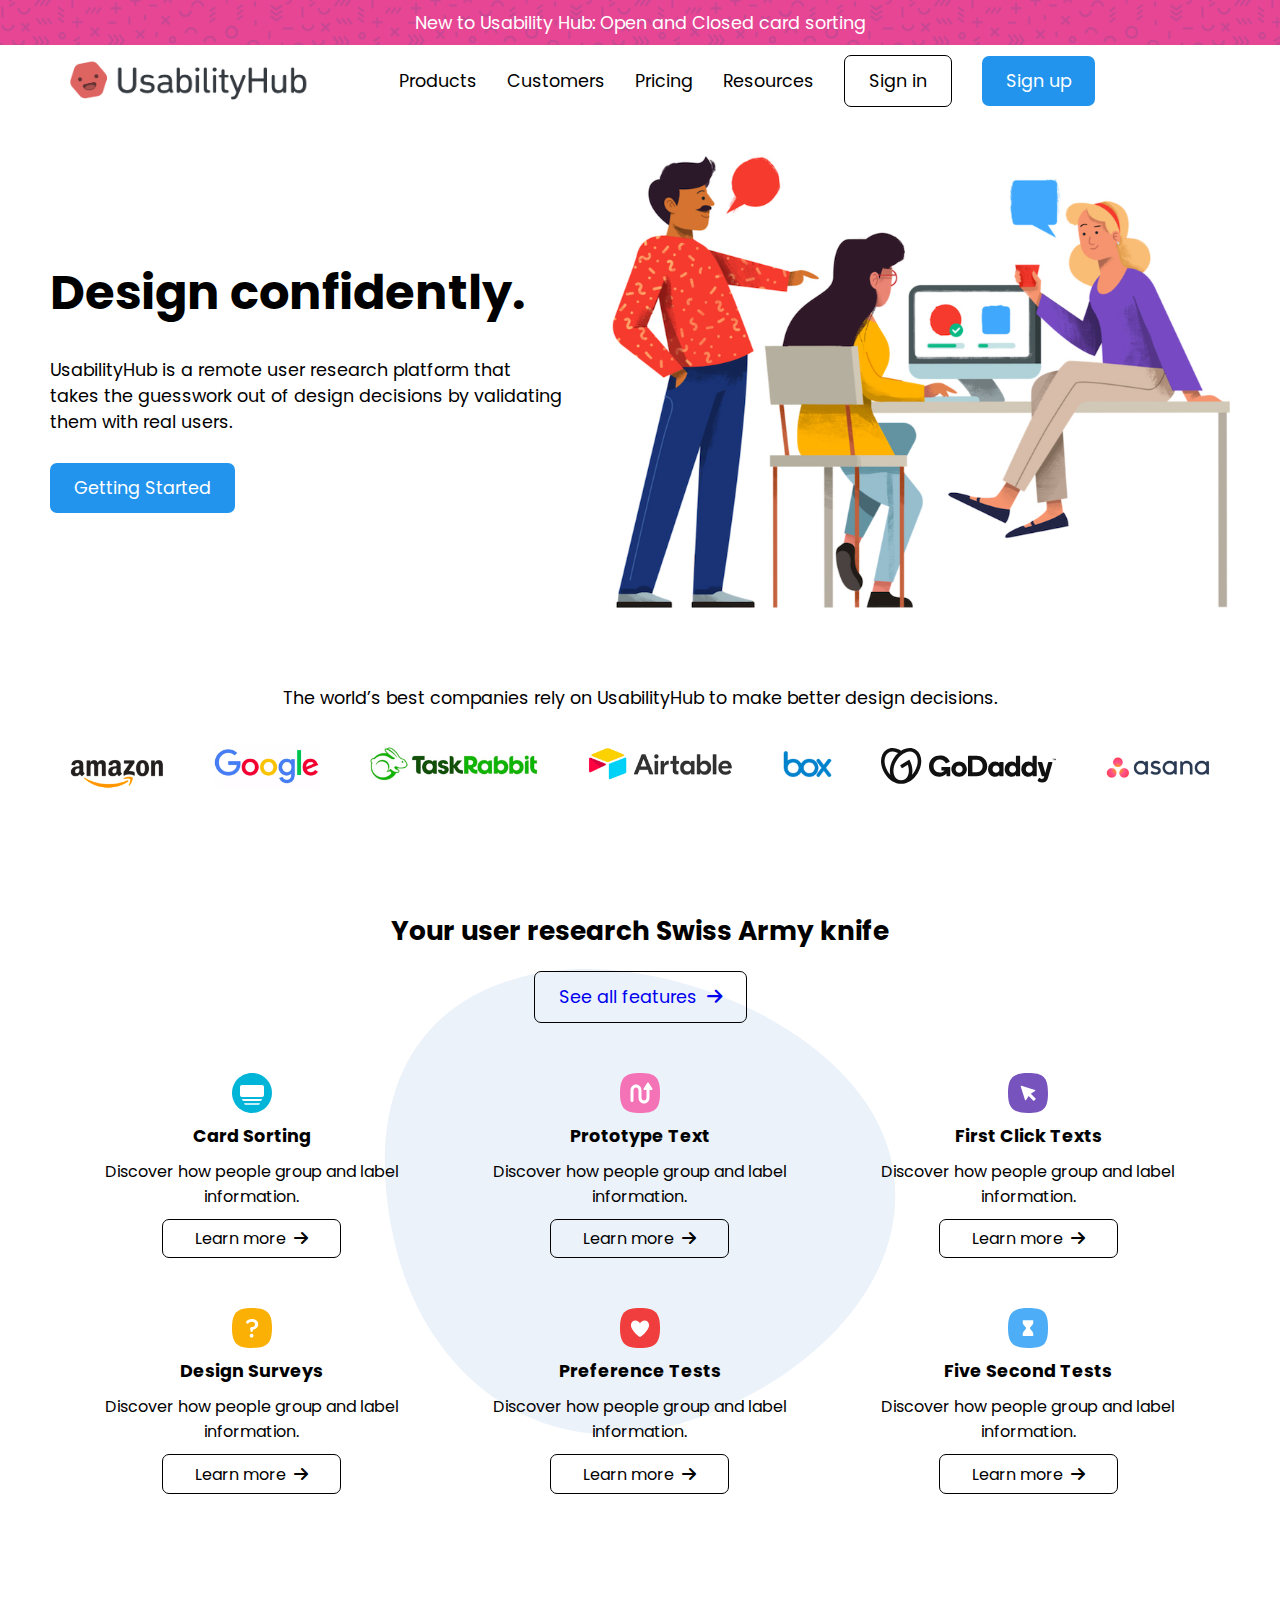
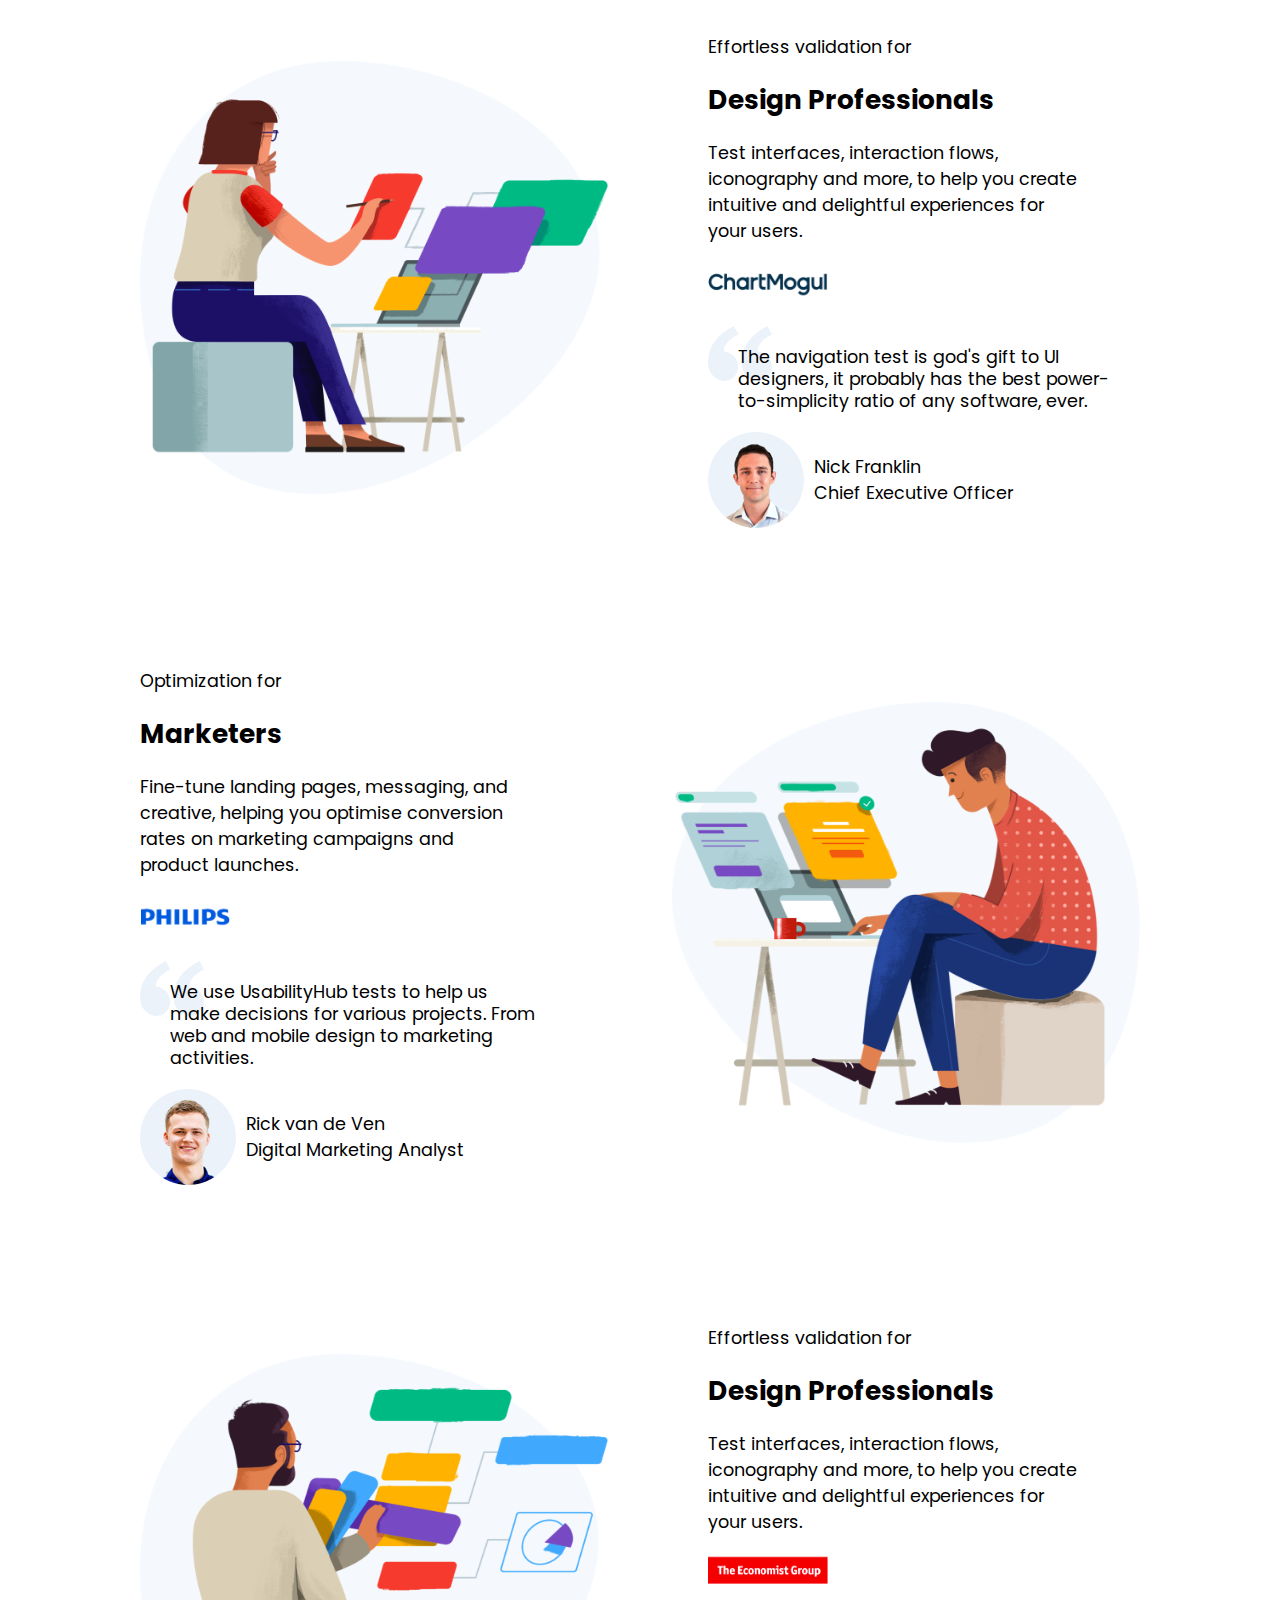
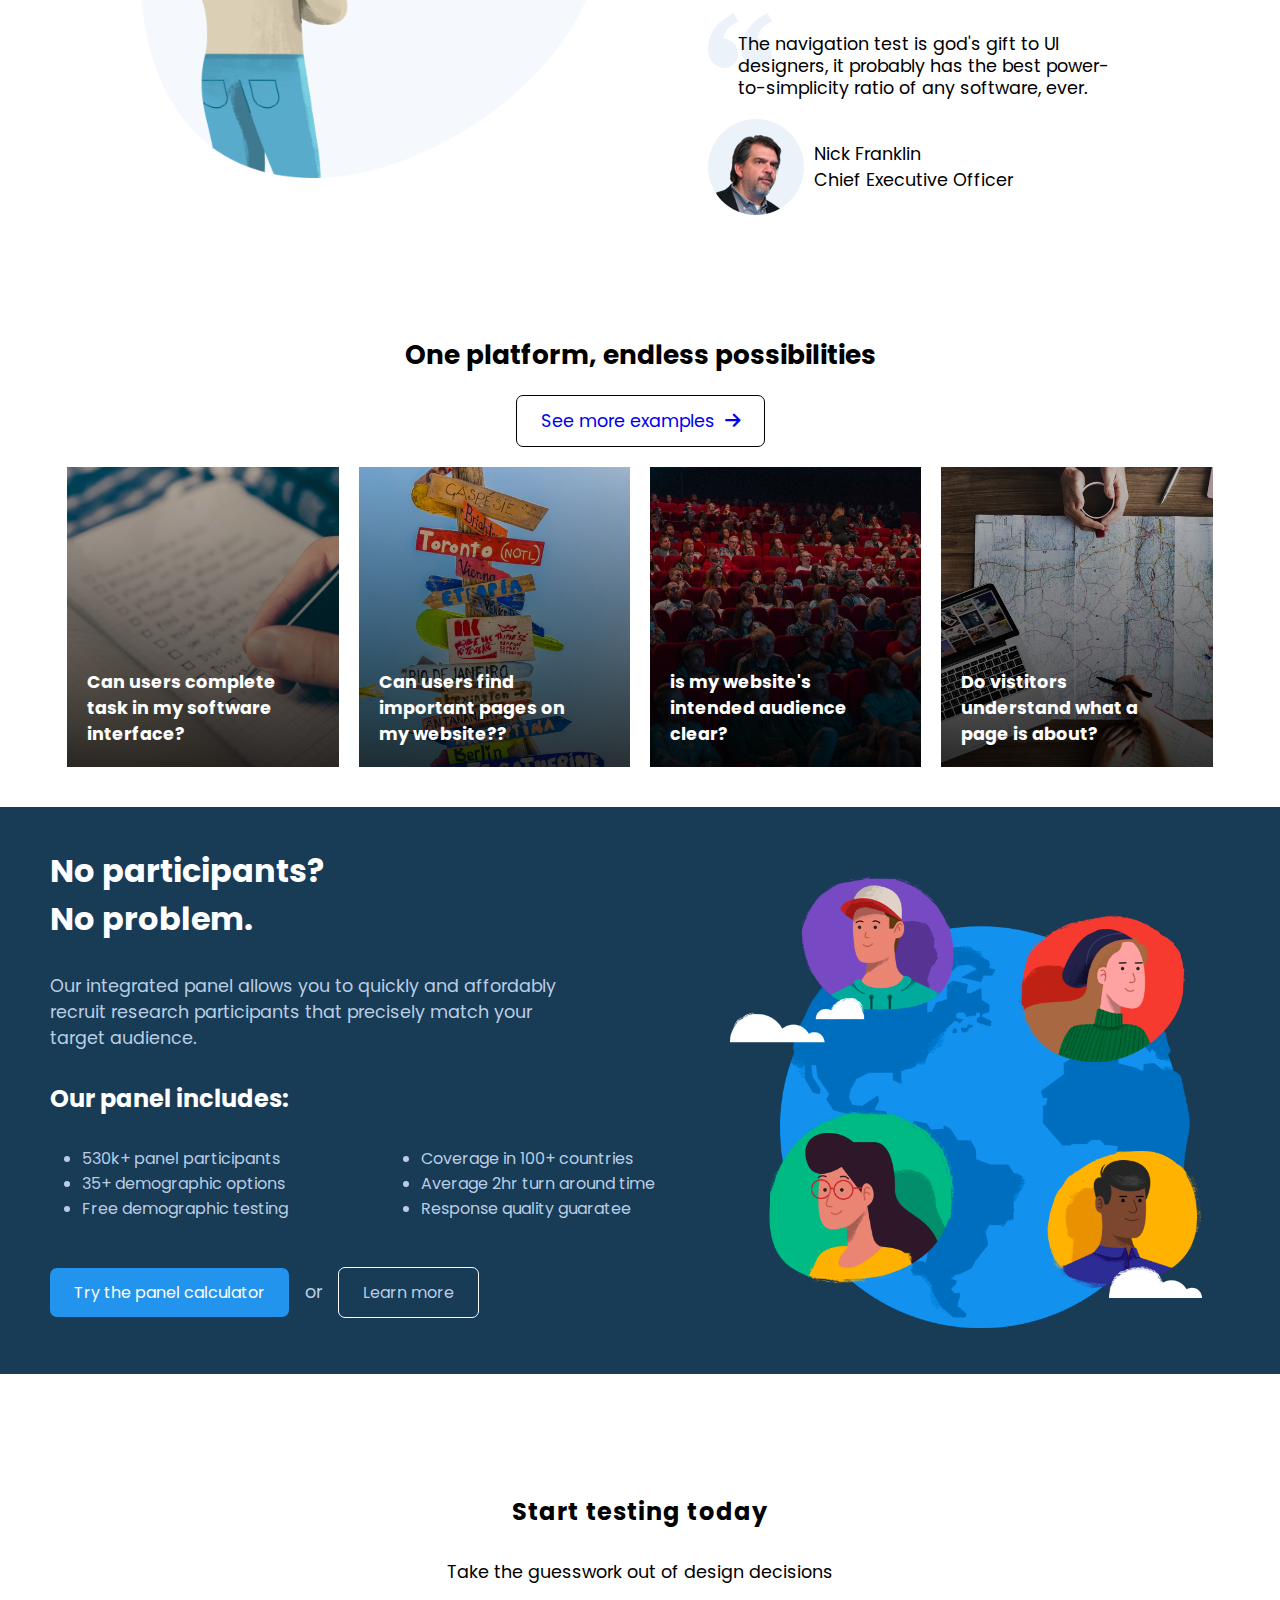
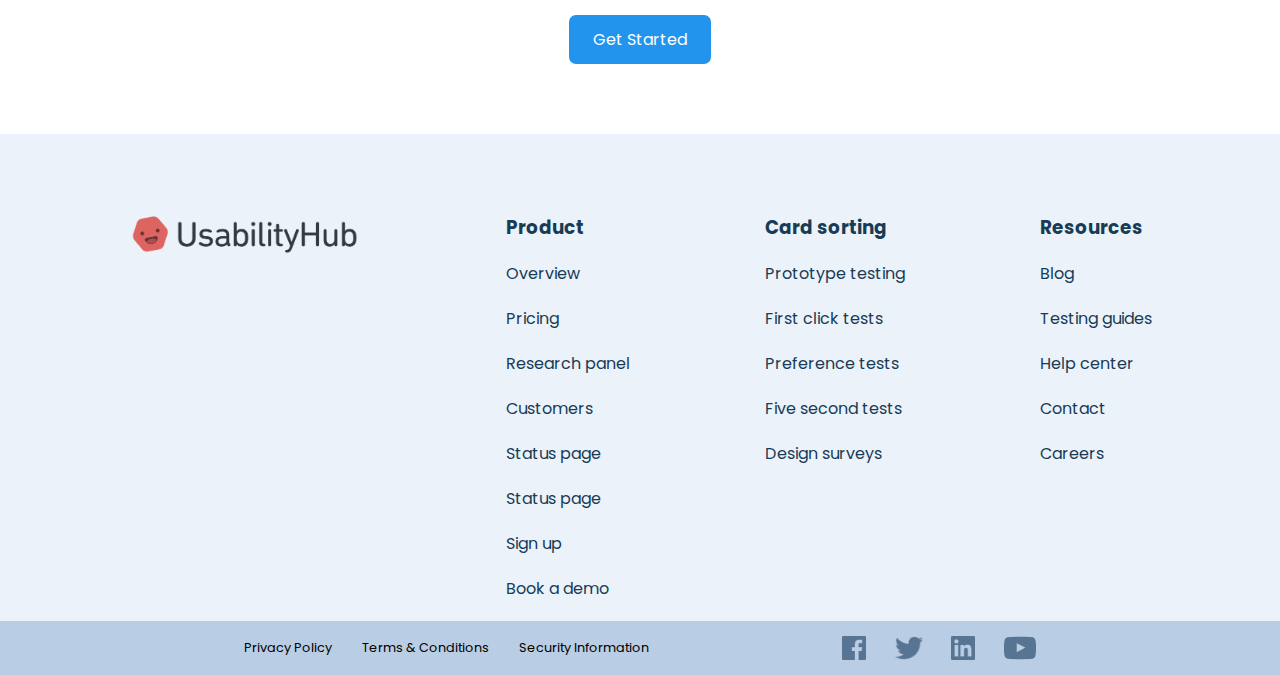
<file: index.html>
<!DOCTYPE html>
<html lang="en">

<head>
    <meta charset="UTF-8">
    <meta name="viewport" content="width=device-width, initial-scale=1.0">
    <title>Usability Hub</title>

    <link rel="stylesheet" href="https://cdnjs.cloudflare.com/ajax/libs/font-awesome/6.0.0-beta3/css/all.min.css">
    <link rel="stylesheet" href="style.css">
    
</head>

<body>
    <div class="top-banner">
        <div class="container">
            <div class="banner-text">New to Usability Hub: Open and Closed card sorting</div>
        </div>
    </div>
    <div class="container">
        <nav>
            <img src="./assets/asset 0.png" alt="">
            <ul>
                <li>Products</li>
                <li>Customers</li>
                <li>Pricing</li>
                <li>Resources</li>
                <li class="in">Sign in</li>
                <li class="up">Sign up</li>
            </ul>
            <a onclick=showsidebar(event) style="font-size:clamp(22px,6.3vw,30px); margin-right: ;" href="#"><i
                    class="hamburger fas fa-bars" style="color: #2f3032;"></i></a>
        </nav>
    </div>
    <header>
        <div class="container header-section">
            <div class="header-left">
                <h2 class="heading">Design confidently.</h2>
                <p class="para">UsabilityHub is a remote user research platform that takes the guesswork out of design
                    decisions by validating them with real users.</p>
                <a href="" class="get_started up">Getting Started</a>
            </div>
            <div class="header-right"><img src="./assets/asset 1.jpeg" alt=""></div>
        </div>
    </header>
    <div class="companies-section">
        <div class="container">
            <div class="company-heading">The world’s best companies rely on UsabilityHub to make better design
                decisions.</div>
            <div class="companies-logo">
                <img src="./assets/asset 2.png" height="46px" alt="">
                <img src="./assets/asset 3.png" height="46px" alt="">
                <img src="./assets/asset 4.png" height="46px" alt="">
                <img src="./assets/asset 5.png" height="46px" alt="">
                <img src="./assets/asset 6.png" height="50px" alt="">
                <img src="./assets/asset 7.svg" height="36px" alt="">
                <img src="./assets/asset 8.png" height="46px" alt="">
            </div>
        </div>
    </div>
    <div class="small-features-section">
        <div class="container small-features-uppersection">
            <h2 class="small-features-heading">Your user research Swiss Army knife</h2>
            <a class="in example-btn" href="#">See all features&nbsp;&nbsp;<i class="fa-solid fa-arrow-right"></i></a>
        </div>
        <div class="container small-features-lowersection">
            <div class="feature1 feature">
                <img src="./assets/asset 9.svg" alt="">
                <h3>Card Sorting</h3>
                <div class="features-section-desc">Discover how people group and label information.</div>
                <a class="in small-learnmore">Learn more&nbsp;&nbsp;<i class="fa-solid fa-arrow-right"></i></a>
            </div>
            <div class="feature2 feature">
                <img src="./assets/asset 10.svg" alt="">
                <h3>Prototype Text</h3>
                <div class="features-section-desc">Discover how people group and label information.</div>
                <a class="in small-learnmore">Learn more&nbsp;&nbsp;<i class="fa-solid fa-arrow-right"></i></a>
            </div>
            <div class="feature3 feature">
                <img src="./assets/asset 11.svg" alt="">
                <h3>First Click Texts</h3>
                <div class="features-section-desc">Discover how people group and label information.</div>
                <a class="in small-learnmore">Learn more&nbsp;&nbsp;<i class="fa-solid fa-arrow-right"></i></a>
            </div>
            <div class="feature4 feature">
                <img src="./assets/asset 12.svg" alt="">
                <h3>Design Surveys</h3>
                <div class="features-section-desc">Discover how people group and label information.</div>
                <a class="in small-learnmore">Learn more&nbsp;&nbsp;<i class="fa-solid fa-arrow-right"></i></a>
            </div>
            <div class="feature5 feature">
                <img src="./assets/asset 13.svg" alt="">
                <h3>Preference Tests</h3>
                <div class="features-section-desc">Discover how people group and label information.</div>
                <a class="in small-learnmore">Learn more&nbsp;&nbsp;<i class="fa-solid fa-arrow-right"></i></a>
            </div>
            <div class="feature6 feature">
                <img src="./assets/asset 14.svg" alt="">
                <h3>Five Second Tests</h3>
                <div class="features-section-desc">Discover how people group and label information.</div>
                <a class="in small-learnmore">Learn more&nbsp;&nbsp;<i class="fa-solid fa-arrow-right"></i></a>
            </div>
        </div>
    </div>
    <div class="big-features-section">
        <div class="container big-features big-features-1">
            <div class="image-big-features"><img src="./assets/asset 15.png" alt=""></div>
            <div class="text-big-features">
                <div>Effortless validation for</div>
                <h2>Design Professionals</h2>
                <p>Test interfaces, interaction flows, iconography and more, to help you create intuitive and delightful
                    experiences for your users.</p>
                <div><img class="big-feature-company-img" src="./assets/asset 16.png" alt=""></div>
                <p class="second-p">The navigation test is god's gift to UI designers, it probably has the best
                    power-to-simplicity ratio
                    of any software, ever.</p>
                <div class="user">
                    <img src="./assets/asset 17.png" alt="">
                    <pre>Nick Franklin
Chief Executive Officer</pre>
                </div>
            </div>
        </div>
        <div class="container big-features big-features-2">
            <div class="image-big-features"><img src="./assets/asset 20.png" alt=""></div>
            <div class="text-big-features">
                <div>Optimization for</div>
                <h2>Marketers</h2>
                <p>Fine-tune landing pages, messaging, and creative, helping you optimise conversion rates on marketing
                    campaigns and product launches.</p>
                <div><img class="big-feature-company-img" src="./assets/asset 18.png" alt=""></div>
                <p class="second-p">We use UsabilityHub tests to help us make decisions for various projects. From web
                    and mobile design to marketing activities.</p>
                <div class="user">
                    <img src="./assets/asset 19.png" alt="">
                    <pre>Rick van de Ven
Digital Marketing Analyst</pre>
                </div>
            </div>
        </div>
        <div class="container big-features big-features-3">
            <div class="image-big-features"><img src="./assets/asset 21.png" alt=""></div>
            <div class="text-big-features">
                <div>Effortless validation for</div>
                <h2>Design Professionals</h2>
                <p>Test interfaces, interaction flows, iconography and more, to help you create intuitive and delightful
                    experiences for your users.</p>
                <div><img class="big-feature-company-img" src="./assets/asset 22.png" alt=""></div>
                <p class="second-p">The navigation test is god's gift to UI designers, it probably has the best
                    power-to-simplicity ratio
                    of any software, ever.</p>
                <div class="user">
                    <img src="./assets/asset 23.png" alt="">
                    <pre>Nick Franklin
Chief Executive Officer</pre>
                </div>
            </div>
        </div>
    </div>
    <div class="examples-section">
        <div class="container small-features-uppersection examples-uppersection">
            <h2 class="small-features-heading">One platform, endless possibilities</h2>
            <a class="in example-btn" href="#">See more examples&nbsp;&nbsp;<i class="fa-solid fa-arrow-right"></i></a>
        </div>
        <div class="container examples-lowersection">
            <a class="examples-image examples-image1">
                <h3>Can users complete task in my software interface?</h3>
            </a>
            <a class="examples-image examples-image2">
                <h3>Can users find important pages on my website??</h3>
            </a>
            <a class="examples-image examples-image3">
                <h3>is my website's intended audience clear?</h3>
            </a>
            <a class="examples-image examples-image4">
                <h3>Do vistitors understand what a page is about?</h3>
            </a>
        </div>
    </div>
    <section>
        <div class="container section-material">
            <div class="left-section">
                <h1>No participants? <br>No problem.</h1>
                <p>Our integrated panel allows you to quickly and affordably recruit research participants that
                    precisely match your target audience.</p>
                <h2>Our panel includes:</h2>
                <div class="section-features">
                    <ul>
                        <li>530k+ panel participants</li>
                        <li>35+ demographic options</li>
                        <li>Free demographic testing</li>
                    </ul>
                    <ul>
                        <li>Coverage in 100+ countries</li>
                        <li>Average 2hr turn around time</li>
                        <li>Response quality guaratee</li>
                    </ul>
                </div>
                <div class="section-btn">
                    <div class="up" style="font-size: 1rem;">Try the panel calculator</div>
                    <div>or</div>
                    <div class="in" style="border: 1px solid white; font-size: 1rem;">Learn more</div>
                </div>
            </div>
            <div class="right-section"></div>
        </div>
    </section>
    <div class="cta-section">
        <div class="container small-features-uppersection cta-section-content">
            <h2 class="small-features-heading">Start testing today</h2>
            <div>Take the guesswork out of design decisions</div>
            <a class="up get_started cta_btn" href="#">Get Started</a>
        </div>
    </div>
    <footer>
        <div class="container footer-material">
            <div><img src="./assets/asset 0.png" alt=""></div>
            <div class="footer-list">
                <ul>
                    <li>Product</li>
                    <li>Overview</li>
                    <li>Pricing</li>
                    <li>Research panel</li>
                    <li>Customers</li>
                    <li>Status page</li>
                    <li>Status page</li>
                    <li>Sign up</li>
                    <li>Book a demo</li>
                </ul>
                <ul>
                    <li>Card sorting</li>
                    <li>Prototype testing</li>
                    <li>First click tests</li>
                    <li>Preference tests</li>
                    <li>Five second tests</li>
                    <li>Design surveys</li>
                </ul>
                <ul>
                    <li>Resources</li>
                    <li>Blog</li>
                    <li>Testing guides</li>
                    <li>Help center</li>
                    <li>Contact</li>
                    <li>Careers</li>
                </ul>
            </div>
        </div>
    </footer>
    <div class="subfooter">
        <div class="container subfooter-material">
            <div class="policies">
                <ul>
                    <li>Privacy Policy</li>
                    <li>Terms & Conditions</li>
                    <li>Security Information</li>
                </ul>
            </div>
            <div class="socialmedia-icons">
                <img src="./assets/asset 24.png" alt="">
                <img src="./assets/asset 25.png" alt="">
                <img src="./assets/asset 26.png" alt="">
                <img src="./assets/asset 27.png" alt="">
            </div>
        </div>
    </div>
</body>

</html>
</file>
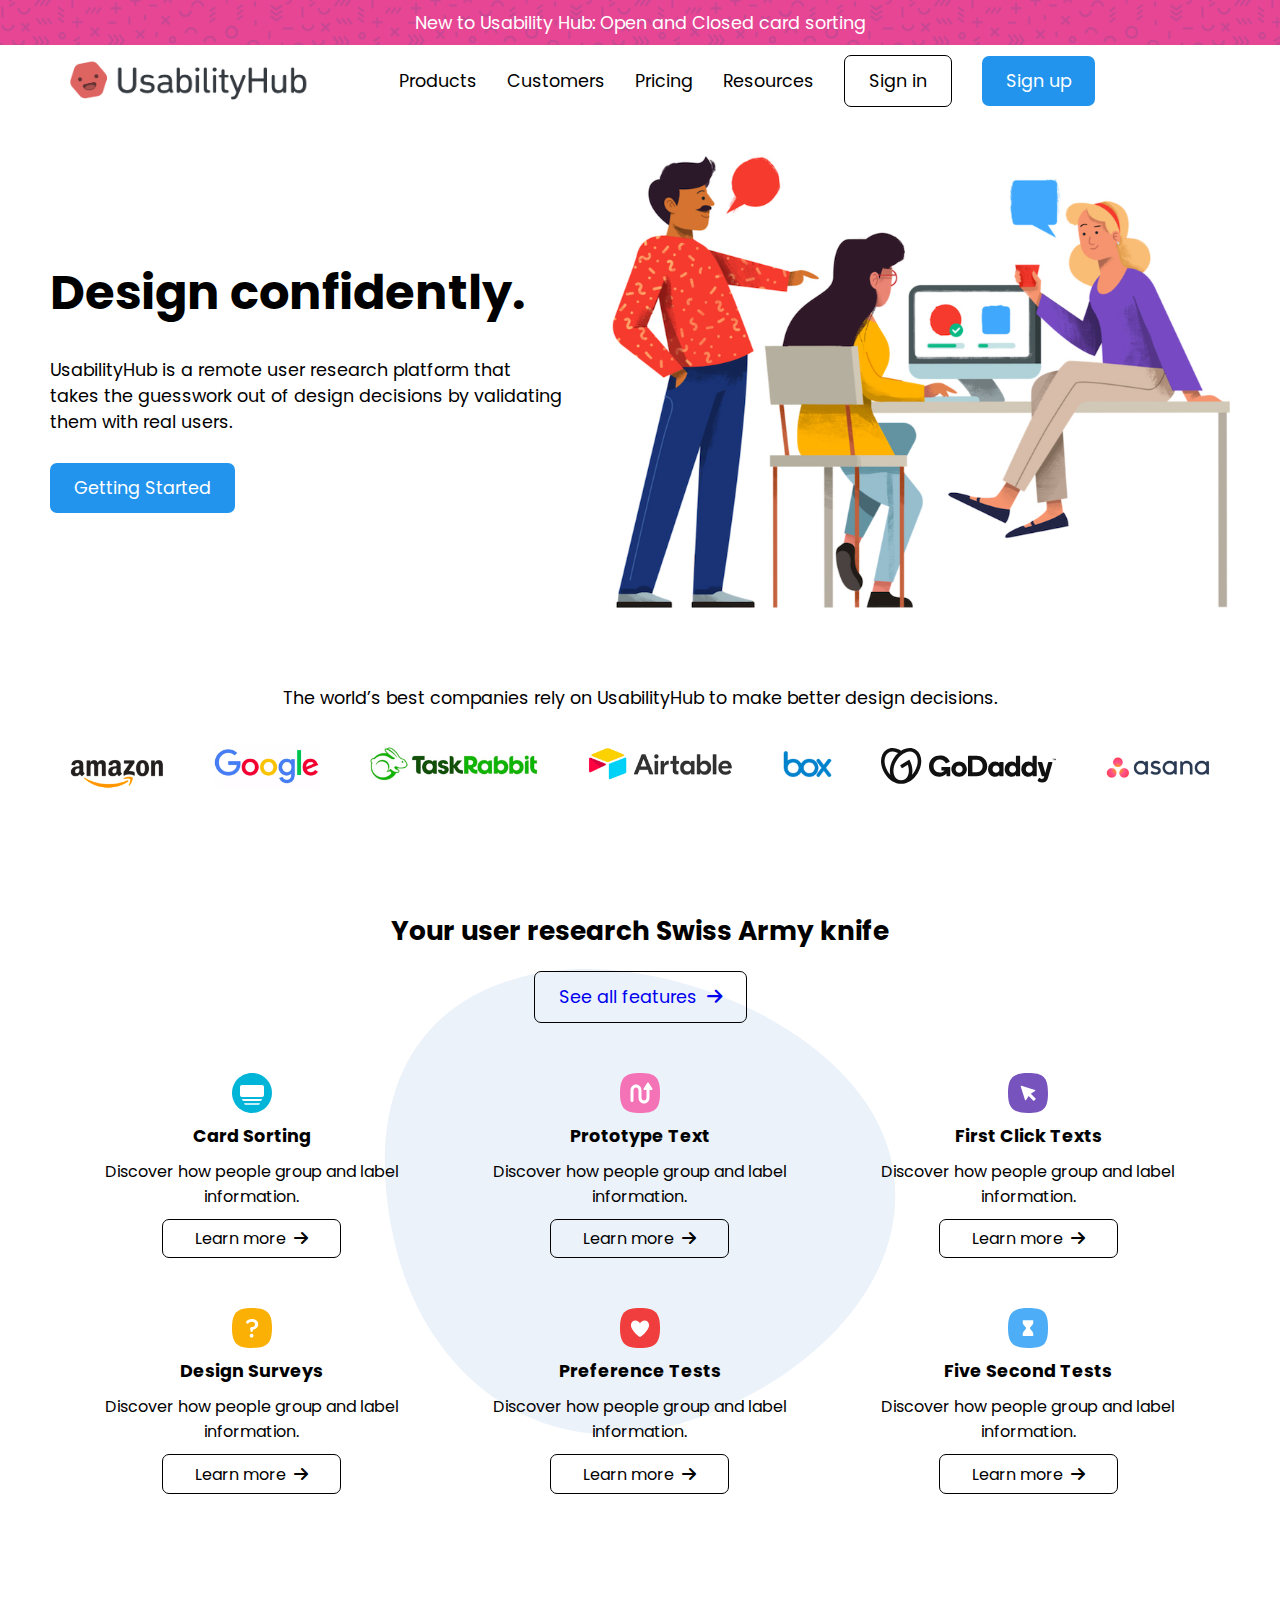
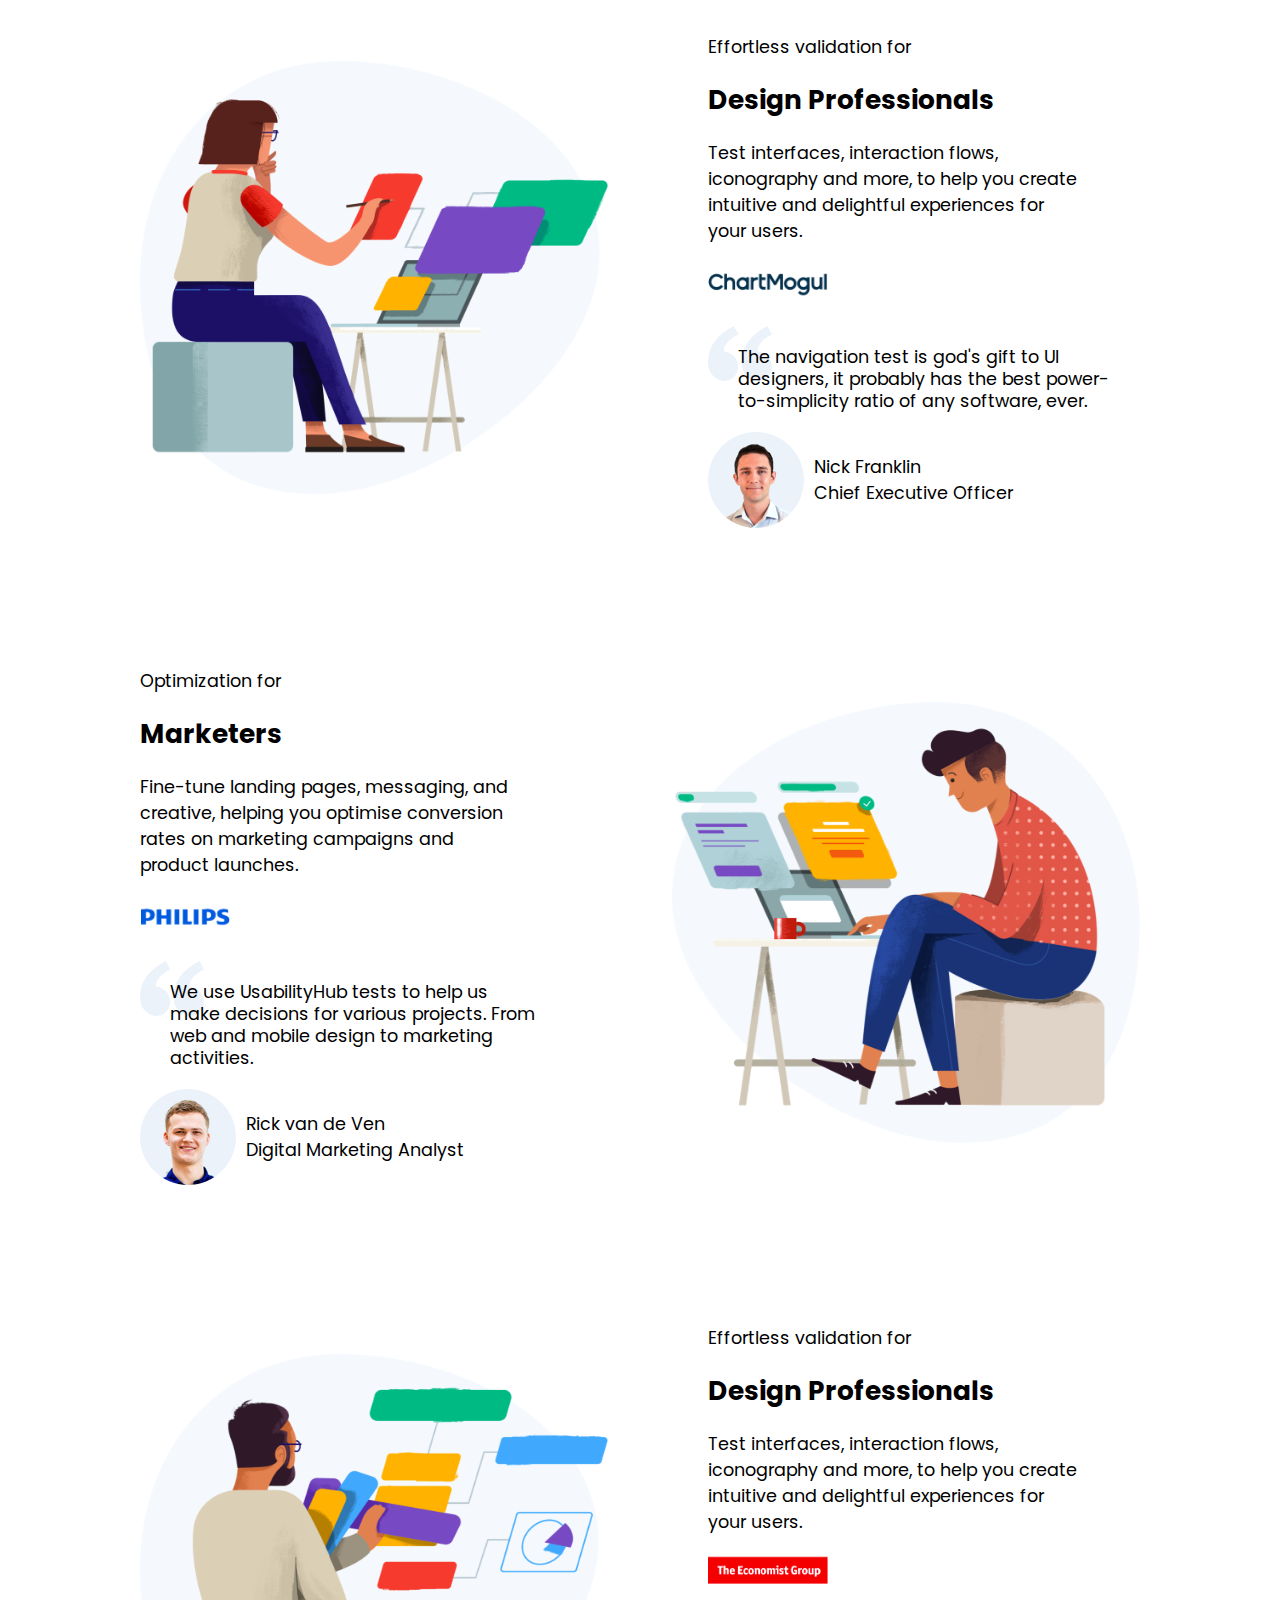
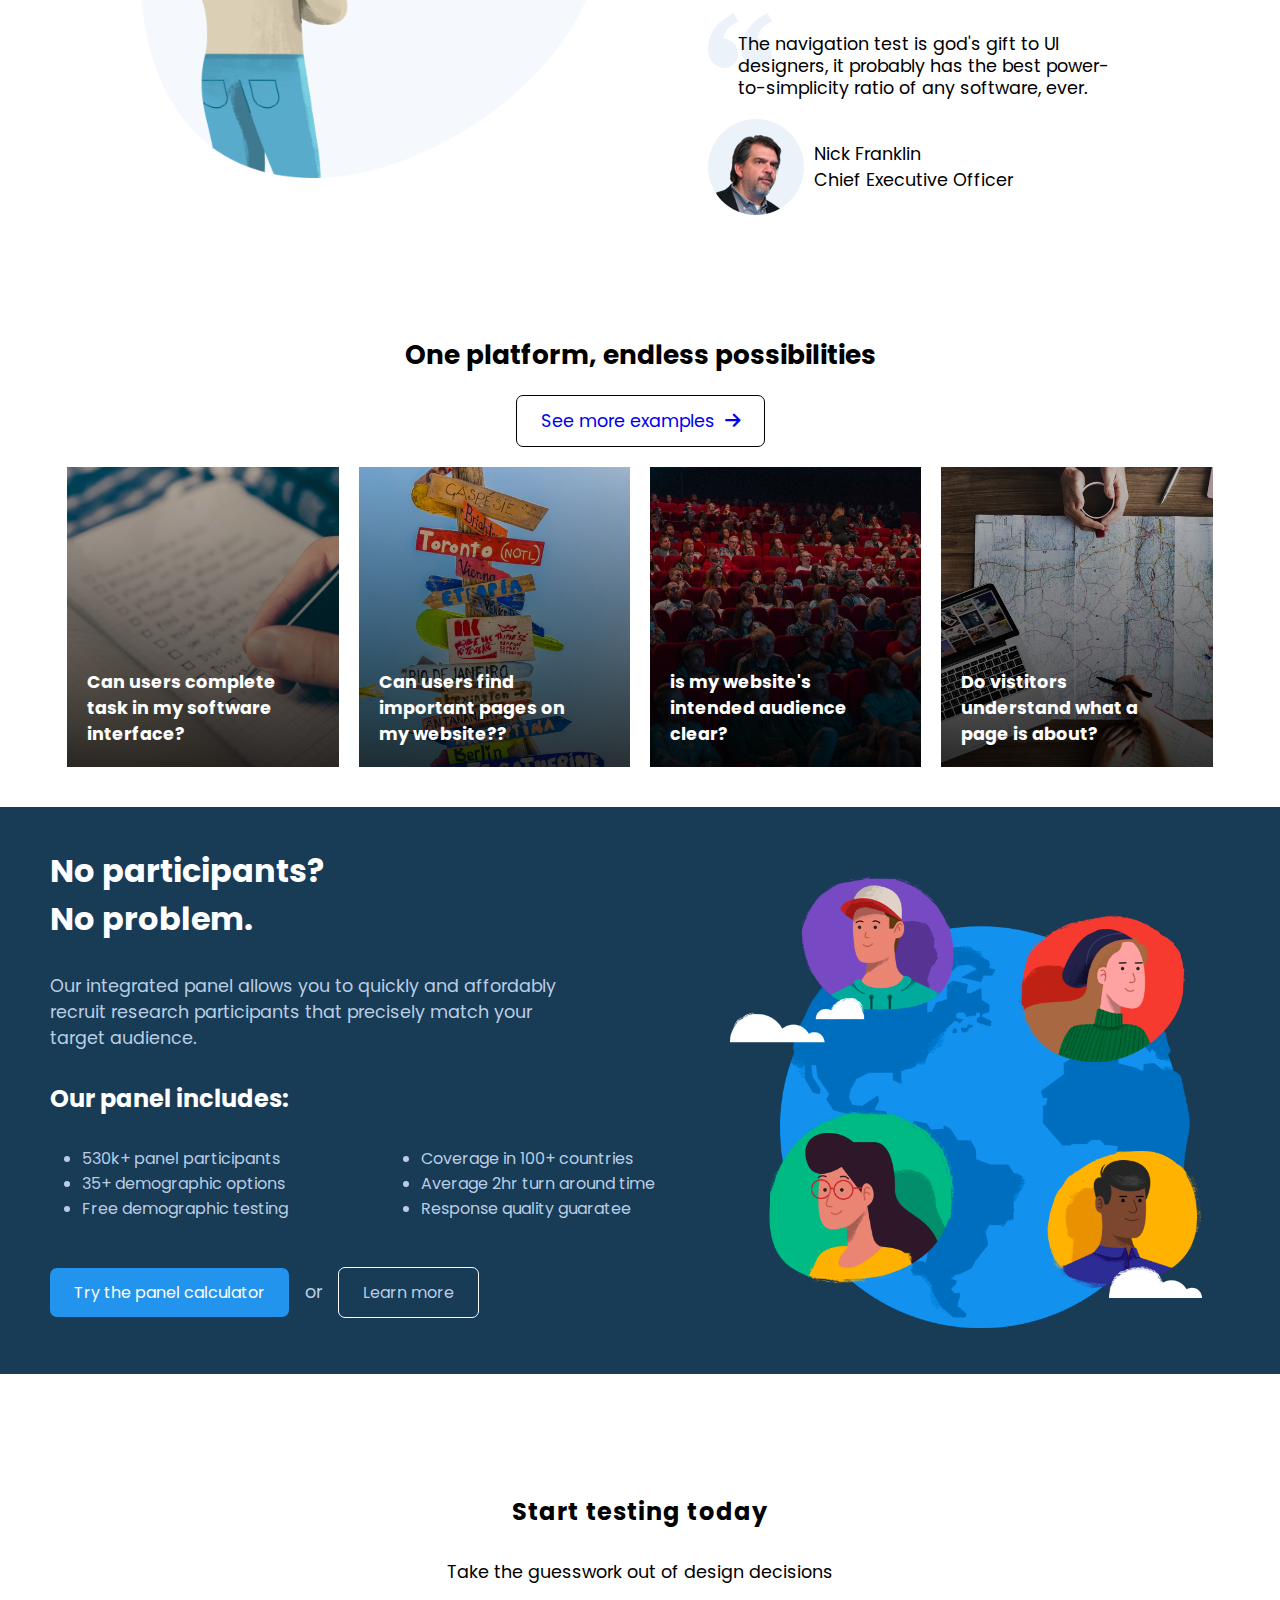
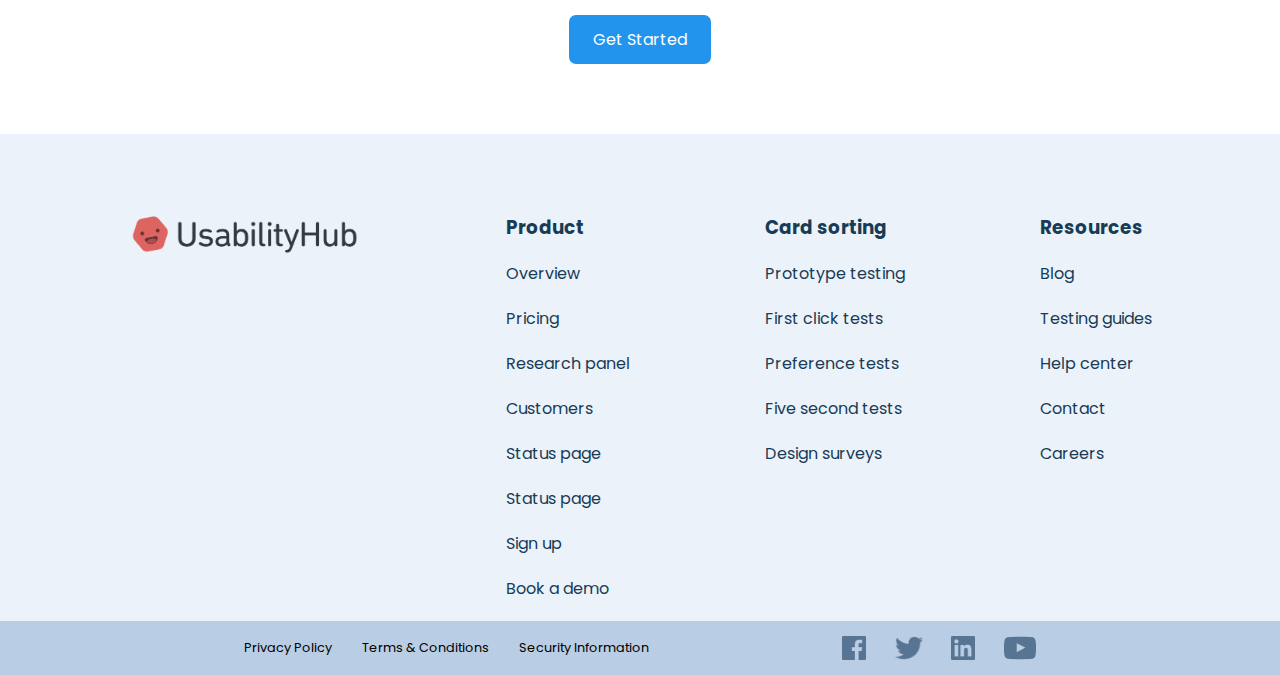
<file: Usability Hub.html>
<!DOCTYPE html>
<html lang="en">

<head>
    <meta charset="UTF-8">
    <meta name="viewport" content="width=device-width, initial-scale=1.0">
    <title>Usability Hub</title>

    <link rel="stylesheet" href="https://cdnjs.cloudflare.com/ajax/libs/font-awesome/6.0.0-beta3/css/all.min.css">
    <link rel="stylesheet" href="style.css">
    
</head>

<body>
    <div class="top-banner">
        <div class="container">
            <div class="banner-text">New to Usability Hub: Open and Closed card sorting</div>
        </div>
    </div>
    <div class="container">
        <nav>
            <img src="./assets/asset 0.png" alt="">
            <ul>
                <li>Products</li>
                <li>Customers</li>
                <li>Pricing</li>
                <li>Resources</li>
                <li class="in">Sign in</li>
                <li class="up">Sign up</li>
            </ul>
            <a onclick=showsidebar(event) style="font-size:clamp(22px,6.3vw,30px); margin-right: ;" href="#"><i
                    class="hamburger fas fa-bars" style="color: #2f3032;"></i></a>
        </nav>
    </div>
    <header>
        <div class="container header-section">
            <div class="header-left">
                <h2 class="heading">Design confidently.</h2>
                <p class="para">UsabilityHub is a remote user research platform that takes the guesswork out of design
                    decisions by validating them with real users.</p>
                <a href="" class="get_started up">Getting Started</a>
            </div>
            <div class="header-right"><img src="./assets/asset 1.jpeg" alt=""></div>
        </div>
    </header>
    <div class="companies-section">
        <div class="container">
            <div class="company-heading">The world’s best companies rely on UsabilityHub to make better design
                decisions.</div>
            <div class="companies-logo">
                <img src="./assets/asset 2.png" height="46px" alt="">
                <img src="./assets/asset 3.png" height="46px" alt="">
                <img src="./assets/asset 4.png" height="46px" alt="">
                <img src="./assets/asset 5.png" height="46px" alt="">
                <img src="./assets/asset 6.png" height="50px" alt="">
                <img src="./assets/asset 7.svg" height="36px" alt="">
                <img src="./assets/asset 8.png" height="46px" alt="">
            </div>
        </div>
    </div>
    <div class="small-features-section">
        <div class="container small-features-uppersection">
            <h2 class="small-features-heading">Your user research Swiss Army knife</h2>
            <a class="in example-btn" href="#">See all features&nbsp;&nbsp;<i class="fa-solid fa-arrow-right"></i></a>
        </div>
        <div class="container small-features-lowersection">
            <div class="feature1 feature">
                <img src="./assets/asset 9.svg" alt="">
                <h3>Card Sorting</h3>
                <div class="features-section-desc">Discover how people group and label information.</div>
                <a class="in">Learn more&nbsp;&nbsp;<i class="fa-solid fa-arrow-right"></i></a>
            </div>
            <div class="feature2 feature">
                <img src="./assets/asset 10.svg" alt="">
                <h3>Prototype Text</h3>
                <div class="features-section-desc">Discover how people group and label information.</div>
                <a class="in">Learn more&nbsp;&nbsp;<i class="fa-solid fa-arrow-right"></i></a>
            </div>
            <div class="feature3 feature">
                <img src="./assets/asset 11.svg" alt="">
                <h3>First Click Texts</h3>
                <div class="features-section-desc">Discover how people group and label information.</div>
                <a class="in">Learn more&nbsp;&nbsp;<i class="fa-solid fa-arrow-right"></i></a>
            </div>
            <div class="feature4 feature">
                <img src="./assets/asset 12.svg" alt="">
                <h3>Design Surveys</h3>
                <div class="features-section-desc">Discover how people group and label information.</div>
                <a class="in">Learn more&nbsp;&nbsp;<i class="fa-solid fa-arrow-right"></i></a>
            </div>
            <div class="feature5 feature">
                <img src="./assets/asset 13.svg" alt="">
                <h3>Preference Tests</h3>
                <div class="features-section-desc">Discover how people group and label information.</div>
                <a class="in">Learn more&nbsp;&nbsp;<i class="fa-solid fa-arrow-right"></i></a>
            </div>
            <div class="feature6 feature">
                <img src="./assets/asset 14.svg" alt="">
                <h3>Five Second Tests</h3>
                <div class="features-section-desc">Discover how people group and label information.</div>
                <a class="in">Learn more&nbsp;&nbsp;<i class="fa-solid fa-arrow-right"></i></a>
            </div>
        </div>
    </div>
    <div class="big-features-section">
        <div class="container big-features big-features-1">
            <div class="image-big-features"><img src="./assets/asset 15.png" alt=""></div>
            <div class="text-big-features">
                <div>Effortless validation for</div>
                <h2>Design Professionals</h2>
                <p>Test interfaces, interaction flows, iconography and more, to help you create intuitive and delightful
                    experiences for your users.</p>
                <div><img class="big-feature-company-img" src="./assets/asset 16.png" alt=""></div>
                <p class="second-p">The navigation test is god's gift to UI designers, it probably has the best
                    power-to-simplicity ratio
                    of any software, ever.</p>
                <div class="user">
                    <img src="./assets/asset 17.png" alt="">
                    <pre>Nick Franklin
Chief Executive Officer</pre>
                </div>
            </div>
        </div>
        <div class="container big-features big-features-2">
            <div class="image-big-features"><img src="./assets/asset 20.png" alt=""></div>
            <div class="text-big-features">
                <div>Optimization for</div>
                <h2>Marketers</h2>
                <p>Fine-tune landing pages, messaging, and creative, helping you optimise conversion rates on marketing
                    campaigns and product launches.</p>
                <div><img class="big-feature-company-img" src="./assets/asset 18.png" alt=""></div>
                <p class="second-p">We use UsabilityHub tests to help us make decisions for various projects. From web
                    and mobile design to marketing activities.</p>
                <div class="user">
                    <img src="./assets/asset 19.png" alt="">
                    <pre>Rick van de Ven
Digital Marketing Analyst</pre>
                </div>
            </div>
        </div>
        <div class="container big-features big-features-3">
            <div class="image-big-features"><img src="./assets/asset 21.png" alt=""></div>
            <div class="text-big-features">
                <div>Effortless validation for</div>
                <h2>Design Professionals</h2>
                <p>Test interfaces, interaction flows, iconography and more, to help you create intuitive and delightful
                    experiences for your users.</p>
                <div><img class="big-feature-company-img" src="./assets/asset 22.png" alt=""></div>
                <p class="second-p">The navigation test is god's gift to UI designers, it probably has the best
                    power-to-simplicity ratio
                    of any software, ever.</p>
                <div class="user">
                    <img src="./assets/asset 23.png" alt="">
                    <pre>Nick Franklin
Chief Executive Officer</pre>
                </div>
            </div>
        </div>
    </div>
    <div class="examples-section">
        <div class="container small-features-uppersection examples-uppersection">
            <h2 class="small-features-heading">One platform, endless possibilities</h2>
            <a class="in example-btn" href="#">See more examples&nbsp;&nbsp;<i class="fa-solid fa-arrow-right"></i></a>
        </div>
        <div class="container examples-lowersection">
            <a class="examples-image examples-image1">
                <h3>Can users complete task in my software interface?</h3>
            </a>
            <a class="examples-image examples-image2">
                <h3>Can users find important pages on my website??</h3>
            </a>
            <a class="examples-image examples-image3">
                <h3>is my website's intended audience clear?</h3>
            </a>
            <a class="examples-image examples-image4">
                <h3>Do vistitors understand what a page is about?</h3>
            </a>
        </div>
    </div>
    <section>
        <div class="container section-material">
            <div class="left-section">
                <h1>No participants? <br>No problem.</h1>
                <p>Our integrated panel allows you to quickly and affordably recruit research participants that
                    precisely match your target audience.</p>
                <h2>Our panel includes:</h2>
                <div class="section-features">
                    <ul>
                        <li>530k+ panel participants</li>
                        <li>35+ demographic options</li>
                        <li>Free demographic testing</li>
                    </ul>
                    <ul>
                        <li>Coverage in 100+ countries</li>
                        <li>Average 2hr turn around time</li>
                        <li>Response quality guaratee</li>
                    </ul>
                </div>
                <div class="section-btn">
                    <div class="up" style="font-size: 1rem;">Try the panel calculator</div>
                    <div>or</div>
                    <div class="in" style="border: 1px solid white; font-size: 1rem;">Learn more</div>
                </div>
            </div>
            <div class="right-section"></div>
        </div>
    </section>
    <div class="cta-section">
        <div class="container small-features-uppersection cta-section-content">
            <h2 class="small-features-heading">Start testing today</h2>
            <div>Take the guesswork out of design decisions</div>
            <a class="up get_started cta_btn" href="#">Get Started</a>
        </div>
    </div>
    <footer>
        <div class="container footer-material">
            <div><img src="./assets/asset 0.png" alt=""></div>
            <div class="footer-list">
                <ul>
                    <li>Product</li>
                    <li>Overview</li>
                    <li>Pricing</li>
                    <li>Research panel</li>
                    <li>Customers</li>
                    <li>Status page</li>
                    <li>Status page</li>
                    <li>Sign up</li>
                    <li>Book a demo</li>
                </ul>
                <ul>
                    <li>Card sorting</li>
                    <li>Prototype testing</li>
                    <li>First click tests</li>
                    <li>Preference tests</li>
                    <li>Five second tests</li>
                    <li>Design surveys</li>
                </ul>
                <ul>
                    <li>Resources</li>
                    <li>Blog</li>
                    <li>Testing guides</li>
                    <li>Help center</li>
                    <li>Contact</li>
                    <li>Careers</li>
                </ul>
            </div>
        </div>
    </footer>
    <div class="subfooter">
        <div class="container subfooter-material">
            <div class="policies">
                <ul>
                    <li>Privacy Policy</li>
                    <li>Terms & Conditions</li>
                    <li>Security Information</li>
                </ul>
            </div>
            <div class="socialmedia-icons">
                <img src="./assets/asset 24.png" alt="">
                <img src="./assets/asset 25.png" alt="">
                <img src="./assets/asset 26.png" alt="">
                <img src="./assets/asset 27.png" alt="">
            </div>
        </div>
    </div>
</body>

</html>
</file>
<file: style.css>
@import url('https://fonts.googleapis.com/css2?family=Poppins:ital,wght@0,100;0,200;0,300;0,400;0,500;0,600;0,700;0,800;0,900;1,100;1,200;1,300;1,400;1,500;1,600;1,700;1,800;1,900&display=swap');

        * {
            margin: 0;
            padding: 0;
            font-family: poppins;
            text-decoration: none;
        }

        .container {
            /* overflow: hidden; */
            max-width: 1180px;
            margin: 0 auto;
        }

        .top-banner {
            background-image: url(./assets/asset\ 28.png);
            background-size: 300px;
            background-color: #e74694;
            height: 45px;
            display: flex;
            align-items: center;
        }

        .banner-text {
            color: white;
            text-align: center;
        }

        nav {
            display: flex;
            align-items: center;
            justify-content: space-between;
            /* background-color: bisque; */
            padding-inline: 5px;
            margin: 10px;
        }

        nav ul {
            display: flex;
            list-style: none;
            gap: 30px;
            margin-right: 30px;
            align-items: center;
        }

        nav img {
            height: clamp(32px, 3.5vw, 50px);
        }

        .in {
            border: 1px solid black;
            border-radius: 7px;
            padding: 12px 24px;
        }

        .up {
            /* border: 1px solid black; */
            border-radius: 7px;
            padding: 12px 24px;
            background-color: #2294ed;
            color: white;
        }

        .header-section {
            margin-top: 3rem;
            display: flex;
            justify-content: center;
            gap: 50px;
            align-items: center;
        }

        .header-left {
            display: flex;
            flex-direction: column;
            gap: 28px;
            width: 100%;
            max-width: 40vw;
        }

        .get_started {
            width: fit-content;
            ;
        }

        .header-left .heading {
            font-size: 3rem;
        }

        .header-left .para {
            font-size: 1.1rem;
        }

        .header-right img {
            width: 100%;
        }

        .companies-section {}

        .companies-logo {
            display: flex;
            justify-content: space-evenly;
            align-items: center;
            flex-wrap: wrap;
            gap: 20px 30px;
        }

        .company-heading {
            margin-top: 70px;
            margin-bottom: 30px;
            text-align: center;
        }

        .small-features-section {
            background-image: url(./assets/asset\ 29.svg);
            background-repeat: no-repeat;
            background-position: center;
            background-size: 40vw;
        }

        .small-features-uppersection {
            display: flex;
            flex-direction: column;
            align-items: center;
            gap: 20px;
            margin-top: 120px;
        }

        .small-features-lowersection {
            display: grid;
            grid-template-columns: repeat(3, 28vw);
            flex-wrap: wrap;
            align-items: center;
            justify-content: center;
            gap: 50px 30px;
            margin-top: 50px;
        }

        .small-features-lowersection div {
            text-align: center;
            font-size: 1rem;
        }

        .small-features-lowersection a {
            padding: 0.4rem 2rem;
            font-size: 1rem;
        }

        .small-features-lowersection h3 {
            font-size: 1.1rem;
        }

        .feature {
            display: flex;
            flex-direction: column;
            align-items: center;
            gap: 10px;
        }

        .feature img {
            height: 2.5rem;
        }

        .big-features {
            display: flex;
            max-width: 1000px;
            margin-top: 140px;
            gap: 100px;
            align-items: center;
        }

        .text-big-features {
            display: flex;
            flex-direction: column;
            gap: 20px;
            /* width: 50%; */
        }

        .text-big-features p,
        div {
            font-size: 1.1rem;
        }

        .text-big-features p {
            width: 372px;
        }

        .text-big-features .second-p {
            padding-top: 20px;
            padding-inline: 30px;
            line-height: 22px;
            background-image: url(./assets/asset\ 30.svg);
            background-repeat: no-repeat;
            background-position: top left;
        }

        .image-big-features>img {
            width: 100%;
            height: auto;
        }

        .big-features-1 .big-feature-company-img {
            width: 120px;
        }

        .user {
            display: flex;
            align-items: center;
            gap: 10px;
        }

        .user div {
            font-size: 1.1rem;
        }

        .user img {
            height: 70%;
        }

        .big-features-2 {
            flex-direction: row-reverse;
        }

        .big-features-2 .big-feature-company-img {
            width: 90px;
        }

        .big-features-3 .big-feature-company-img {
            width: 120px;
        }

        .examples-section .examples-lowersection {
            display: flex;
            justify-content: center;
            gap: 20px;
            position: relative;
            padding-top: 20px;
            padding-bottom: 40px;
            flex-wrap: wrap;
        }

        .examples-image {
            display: flex;
            align-items: flex-end;
            width: 23%;
            height: 300px;
            background-color: black;
        }

        .examples-section .examples-image h3 {
            color: rgb(255, 255, 255);
            font-size: 1.1rem;
            width: 80%;
            /* padding-inline: 25px; */
            margin-left: 20px;
            margin-bottom: 20px;
        }

        .examples-image {
            /* background: */
            background-size: cover;
        }

        .examples-image1 {
            background-image: linear-gradient(rgba(0, 0, 0, 0.2), rgba(0, 0, 0, 0.8)), url(./assets/asset\ 36.jpeg);
        }

        .examples-image2 {
            background-image: linear-gradient(rgba(0, 0, 0, 0.2), rgba(0, 0, 0, 0.8)), url(./assets/asset\ 37.jpeg);
        }

        .examples-image3 {
            background-image: linear-gradient(rgba(0, 0, 0, 0.2), rgba(0, 0, 0, 0.8)), url(./assets/asset\ 38.jpeg);
        }

        .examples-image4 {
            background-image: linear-gradient(rgba(0, 0, 0, 0.2), rgba(0, 0, 0, 0.8)), url(./assets/asset\ 39.jpeg);
        }

        .section-btn {
            display: flex;
            align-items: center;
            gap: 1rem;
            margin-block: 1rem;
        }

        section {
            background-color: #183b56;
            color: #b9cde4;
            padding-block: 40px;
            font-size: 1rem;
        }

        .section-material {
            display: flex;
            justify-content: center;
        }

        .section-material h1 {
            color: white;
            font-size: 2rem;
        }

        .section-material h2 {
            color: white;
            font-size: 1.5rem;
        }

        .left-section {
            display: flex;
            flex-direction: column;
            gap: 30px;
            /* width: 100%; */
        }

        .left-section p {
            width: 80%;
        }

        .section-features {
            display: flex;
            gap: 4rem;
            margin-left: 2rem;
            font-size: 1rem;
        }

        .section-features ul {
            width: 100%;
        }

        /* .footer-btn in{

        } */

        .right-section {
            background-image: url(./assets/asset\ 40.png);
            background-size: 550px;
            height: auto;
            width: 80%;
            background-repeat: no-repeat;
        }

        .cta-section h2 {
            font-size: 1.5rem;
            letter-spacing: 1.1px;
        }

        .cta-section-content {
            display: flex;
            flex-direction: column;
            gap: 30px;
            margin-bottom: 70px;
        }

        .cta-section-content .up {
            font-size: 1rem;
        }

        footer {
            background-color: #ebf2fa;
        }

        .footer-material {
            padding-top: 80px;
            padding-bottom: 20px;
            display: flex;
            justify-content: space-between;
            max-width: 80vw;
        }

        .footer-material img {
            width: 230px;
        }

        .footer-list {
            display: flex;
            gap: 135px;
        }

        .footer-list ul {
            list-style: none;
            font-size: 1rem;
            display: flex;
            flex-direction: column;
            gap: 20px;
            color: #183b56;
        }

        .footer-list ul li:first-child {
            font-weight: 700;
            font-size: 1.15rem;
        }

        .subfooter {
            flex-wrap: wrap;
            padding: 15px;
            background-color: #b9cde4;
        }

        .subfooter-material {
            display: flex;
            justify-content: space-evenly;
            align-items: center;
        }

        .subfooter .policies ul {
            list-style: none;
            display: flex;
            gap: 30px;
            font-size: .8rem;
        }

        .subfooter .socialmedia-icons {
            display: flex;
            gap: 1.8rem;
        }

        .subfooter .socialmedia-icons img {
            height: 24px;
        }

        .hamburger {
            display: none;
        }

        /* .section-material{
            max-width: 90vw;
        } */

        @media screen and (max-width: 1128px) {
            .hamburger {
                display: block;
            }

            nav ul {
                display: none;
            }


            /* .big-features{
                flex-direction: column;
            } */

            .examples-image {
                width: 45%;
                height: 250px;
            }

            .footer-material {
                flex-direction: column;
                align-items: center;
                gap: 70px;
            }

            .footer-material .footer-list {
                /* flex-direction: column; */
            }

            /* .big-features-section{
                max-width: 90vw;
            } */

            
            .companies-logo {
                max-width: 90vw;
                margin-inline: auto;
            }

            /* .big-features{
                max-width: 86vw;
            } */
        }

        @media screen and (max-width: 767px) {
            .header-section {
                flex-direction: column;
            }

            .header-left {
                max-width: 90vw;
                align-items: center;
                text-align: center;
            }

            .get_started {
                width: 80vw;
            }

            .cta_btn {
                text-align: center;
            }

            .small-features-lowersection {
                grid-template-columns: repeat(2, 28vw);
                gap: 62px 120px;
            }



            /* .small-features-lowersection .feature{
                min-width: 50%;
            } */

            .big-features {
                margin-top: 70px;
                flex-direction: column;
                gap: 30px;
            }

            .big-features .image-big-features {
                width: 80%;
            }

            .image-big-features {
                width: 80%;
            }

            .text-big-features {
                gap: 20px;
            }

            .text-big-features p {
                width: 80%;
            }

            .footer-list {
                flex-direction: column;
                text-align: center;
                gap: 70px;
            }
            

            .footer-material {
                padding-top: 50px;
                padding-bottom: 50px;
            }

            .subfooter-material {
                flex-direction: column;
                gap: 20px;
            }

            .subfooter .socialmedia-icons img {
                height: 20px;
            }

            .examples-image {
                height: 200px;
            }

            .text-big-features p {
                font-size: 1rem;
            }

            .text-big-features pre{
                font-size: 1rem;
            }

            .text-big-features .user img{
                height: 70px;
            }

            .text-big-features {
                margin-left: 8vw;
            }

            .header-right {
                max-width: 90vw;
            }

            .company-heading {
                max-width: 90vw;
                /* text-align: center; */
                margin-top: 80px;
                margin-inline: auto;
            }

            /* .companies-logo{
                margin-top: -10px;
            } */

            .example-btn {
                padding: 10px 20px;
            }

            .small-features-heading {
                max-width: 80vw;
                text-align: center;
            }

            .companies-logo {
                max-width: 90vw;
                margin-inline: auto;
            }
        }

        @media screen and (max-width:480px) {
            .banner-text {
                font-size: 1.05rem;
                max-width: 90vw;
            }

            .top-banner {
                height: 61px;
            }

            .small-features-heading {
                text-align: center;
                font-size: 1.5rem;
                max-width: 80vw;
            }

            .companies-logo {
                max-width: 90vw;
                margin-inline: auto;
            }

            .companies-logo img{
                height: 2.5rem;
            }

            .small-features-lowersection {
                grid-template-columns: repeat(1, 80vw);
                gap: 52px;
            }   

            .examples-lowersection .examples-image{
                width: 90%;
                height: 200px;
            }

            .policies ul{
                /* gap: 5vw; */
            }

            .policies li{
                font-size: 2.5vw;
            }

            .cta-section-content div{
                text-align: center;
            }

            @media screen and (max-width: 360px) {
                .header-left .heading{
                    font-size: 2.7rem;
                }

                .header-left .para{
                    font-size: 1rem;
                }

                .get_started{
                    padding: 10px 24px;
                    font-size: 1rem;
                }

                .company-heading{
                    font-size: 1rem;
                }

                .example-btn{
                    padding: 10px 24px;
                    font-size: .9rem;
                }

                .small-features-heading{
                    font-size: 1.3rem;
                }

                .feature a{
                    font-size: .9rem;
                    padding-inline: 20px;
                }

                .features-section-desc{
                    font-size: .9rem !important; 
                }

                .text-big-features pre{
                    font-size: .8rem;
                }

                .text-big-features .user img{
                    height: 50px;
                }

                .examples-image{
                    height: 140px !important;
                }

                .examples-image h3{
                    font-size: 1rem !important;
                    margin-bottom: 10px !important;
                }
            }
        }
</file>
